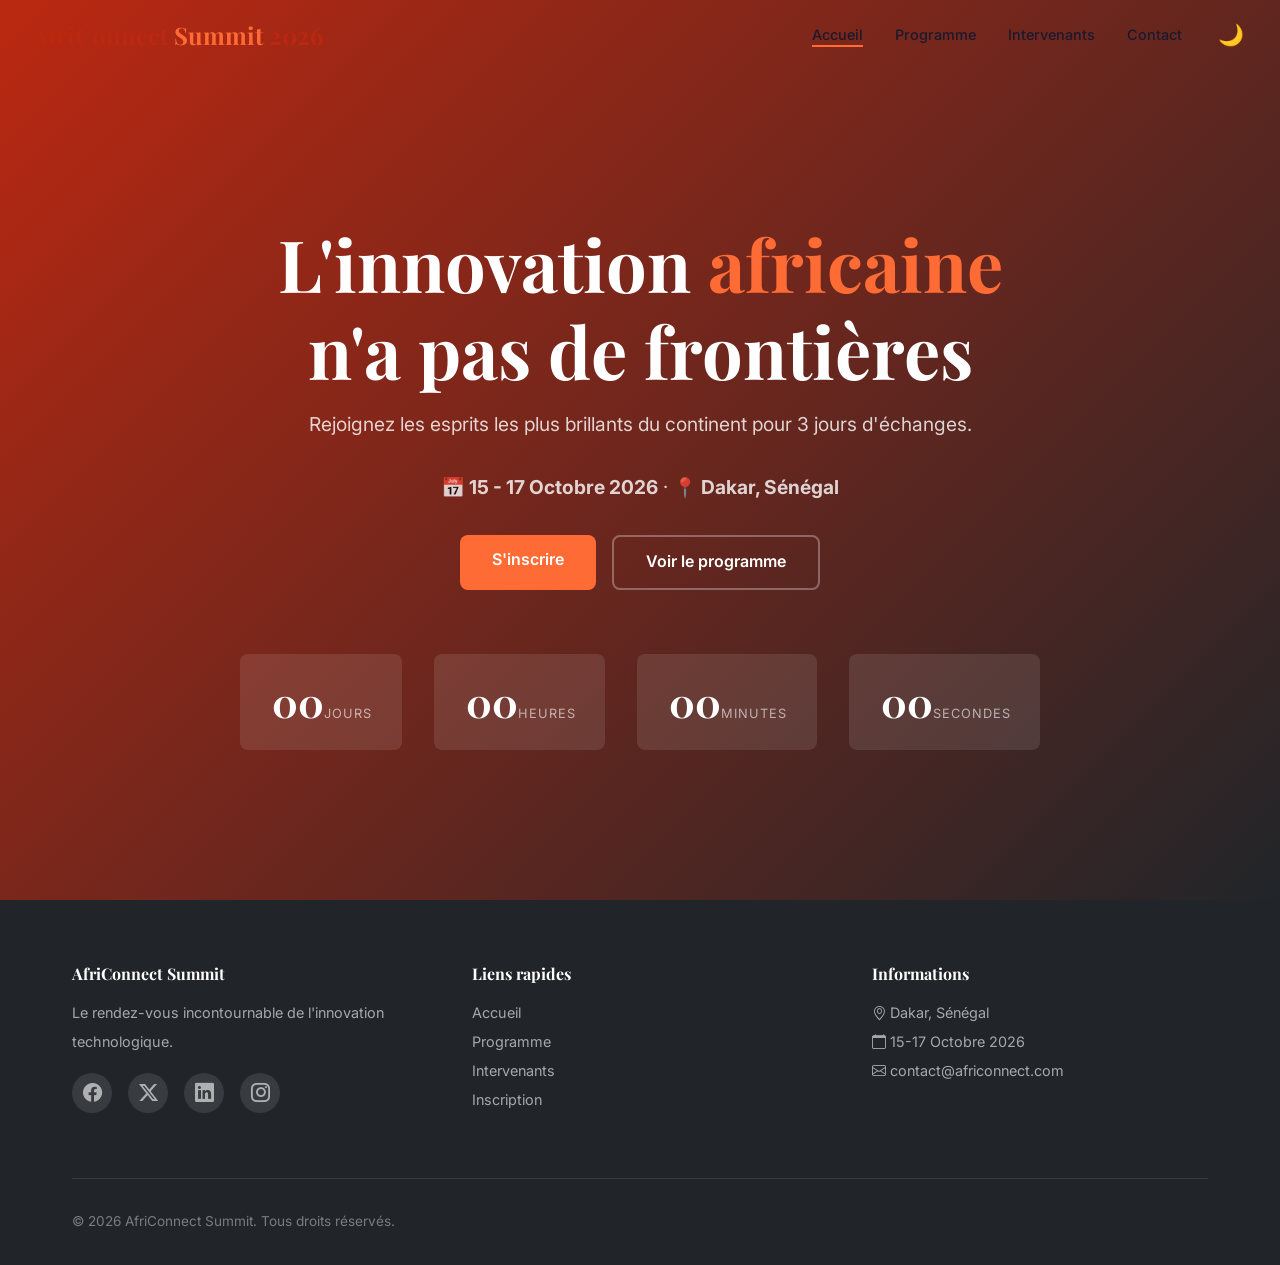
<file: index.html>
<!DOCTYPE html>
<html lang="fr">
<head>
    <meta charset="UTF-8">
    <meta name="viewport" content="width=device-width, initial-scale=1.0">
    <title>AfriConnect Summit 2026 - Accueil</title>
    <link rel="preconnect" href="https://fonts.googleapis.com">
    <link rel="preconnect" href="https://fonts.gstatic.com" crossorigin>
    <link href="https://fonts.googleapis.com/css2?family=Playfair+Display:ital,wght@0,400;0,700;0,900;1,700&family=Inter:wght@300;400;500;600;700&display=swap" rel="stylesheet">
    <link rel="stylesheet" href="https://cdn.jsdelivr.net/npm/bootstrap-icons@1.11.3/font/bootstrap-icons.min.css">
    <link rel="stylesheet" href="css/style.css">
</head>
<body>
    <!-- NAVBAR -->
    <header>
        <nav class="navbar">
            <a href="index.html" class="navbar-brand">AfriConnect <span>Summit</span> 2026</a>
            <ul class="navbar-links">
                <li><a href="index.html" class="active">Accueil</a></li>
                <li><a href="programme.html">Programme</a></li>
                <li><a href="intervenants.html">Intervenants</a></li>
                <li><a href="contact.html">Contact</a></li>
                <li><button class="theme-toggle" id="themeToggle">🌙</button></li>
            </ul>
            <button class="hamburger" id="hamburger">
                <span></span><span></span><span></span>
            </button>
        </nav>
    </header>

    <main>
        <!-- HERO SECTION -->
        <section class="hero">
            <div class="hero-content">
                <h1>L'innovation <span>africaine</span> <br>n'a pas de frontières</h1>
                <p>Rejoignez les esprits les plus brillants du continent pour 3 jours d'échanges.</p>
                <p><strong>📅 15 - 17 Octobre 2026</strong> · <strong>📍 Dakar, Sénégal</strong></p>
                <div class="hero-buttons">
                    <a href="contact.html" class="btn btn-primary">S'inscrire</a>
                    <a href="programme.html" class="btn btn-outline">Voir le programme</a>
                </div>
                <div class="countdown" id="countdown">
                    <div class="countdown-item"><span class="number" id="days">00</span><span class="label">Jours</span></div>
                    <div class="countdown-item"><span class="number" id="hours">00</span><span class="label">Heures</span></div>
                    <div class="countdown-item"><span class="number" id="minutes">00</span><span class="label">Minutes</span></div>
                    <div class="countdown-item"><span class="number" id="seconds">00</span><span class="label">Secondes</span></div>
                </div>
            </div>
        </section>
    </main>

    <!-- FOOTER -->
    <footer>
        <div class="container">
            <div class="footer-grid">
                <div class="footer-col">
                    <h4>AfriConnect Summit</h4>
                    <p>Le rendez-vous incontournable de l'innovation technologique.</p>
                    <div class="footer-social">
                        <a href="#"><i class="bi bi-facebook"></i></a>
                        <a href="#"><i class="bi bi-twitter-x"></i></a>
                        <a href="#"><i class="bi bi-linkedin"></i></a>
                        <a href="#"><i class="bi bi-instagram"></i></a>
                    </div>
                </div>
                <div class="footer-col">
                    <h4>Liens rapides</h4>
                    <ul>
                        <li><a href="index.html">Accueil</a></li>
                        <li><a href="programme.html">Programme</a></li>
                        <li><a href="intervenants.html">Intervenants</a></li>
                        <li><a href="contact.html">Inscription</a></li>
                    </ul>
                </div>
                <div class="footer-col">
                    <h4>Informations</h4>
                    <ul>
                        <li><i class="bi bi-geo-alt"></i> Dakar, Sénégal</li>
                        <li><i class="bi bi-calendar"></i> 15-17 Octobre 2026</li>
                        <li><i class="bi bi-envelope"></i> contact@africonnect.com</li>
                    </ul>
                </div>
            </div>
            <div class="footer-bottom">
                <p>&copy; <span id="year"></span> AfriConnect Summit. Tous droits réservés.</p>
            </div>
        </div>
    </footer>

    <button class="back-to-top" id="backToTop"><i class="bi bi-chevron-up"></i></button>
    <script src="js/main.js"></script>
</body>
</html>
</file>
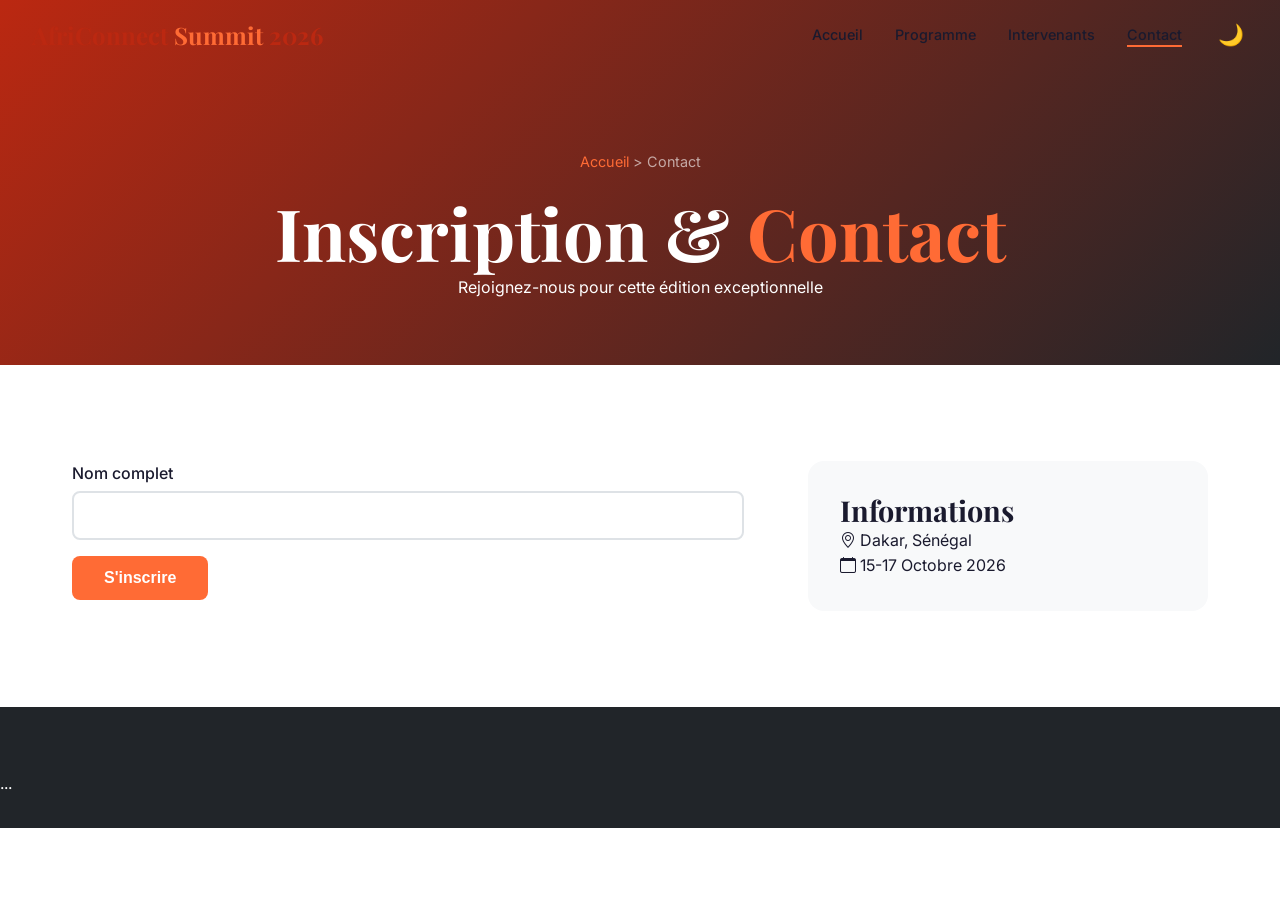
<file: contact.html>
<!DOCTYPE html>
<html lang="fr">
<head>
    <meta charset="UTF-8">
    <meta name="viewport" content="width=device-width, initial-scale=1.0">
    <title>AfriConnect Summit 2026 - Contact</title>
    <link rel="preconnect" href="https://fonts.googleapis.com">
    <link rel="preconnect" href="https://fonts.gstatic.com" crossorigin>
    <link href="https://fonts.googleapis.com/css2?family=Playfair+Display:ital,wght@0,400;0,700;0,900;1,700&family=Inter:wght@300;400;500;600;700&display=swap" rel="stylesheet">
    <link rel="stylesheet" href="https://cdn.jsdelivr.net/npm/bootstrap-icons@1.11.3/font/bootstrap-icons.min.css">
    <link rel="stylesheet" href="css/style.css">
</head>
<body>
    <!-- NAVBAR -->
    <header>
        <nav class="navbar">
            <a href="index.html" class="navbar-brand">AfriConnect <span>Summit</span> 2026</a>
            <ul class="navbar-links">
                <li><a href="index.html">Accueil</a></li>
                <li><a href="programme.html">Programme</a></li>
                <li><a href="intervenants.html">Intervenants</a></li>
                <li><a href="contact.html" class="active">Contact</a></li>
                <li><button class="theme-toggle" id="themeToggle">🌙</button></li>
            </ul>
            <button class="hamburger" id="hamburger">
                <span></span><span></span><span></span>
            </button>
        </nav>
    </header>

    <main>
        <section class="page-hero">
            <div class="container">
                <p class="breadcrumb"><a href="index.html">Accueil</a> &gt; Contact</p>
                <h1>Inscription & <span>Contact</span></h1>
                <p>Rejoignez-nous pour cette édition exceptionnelle</p>
            </div>
        </section>

        <section>
            <div class="container">
                <div class="contact-grid">
                    <div class="contact-form">
                        <form id="contactForm">
                            <div class="form-group">
                                <label for="name">Nom complet</label>
                                <input type="text" id="name" required>
                                <span class="error-message">Veuillez entrer votre nom</span>
                            </div>
                            <!-- Ajouter les autres champs -->
                            <button type="submit" class="btn btn-primary">S'inscrire</button>
                        </form>
                        <div class="success-message" id="successMessage">✅ Inscription réussie !</div>
                    </div>
                    <div class="contact-info">
                        <h3>Informations</h3>
                        <p><i class="bi bi-geo-alt"></i> Dakar, Sénégal</p>
                        <p><i class="bi bi-calendar"></i> 15-17 Octobre 2026</p>
                    </div>
                </div>
            </div>
        </section>
    </main>

    <!-- FOOTER -->
    <footer>...</footer>
    <button class="back-to-top" id="backToTop"><i class="bi bi-chevron-up"></i></button>
    <script src="js/main.js"></script>
</body>
</html>
</file>
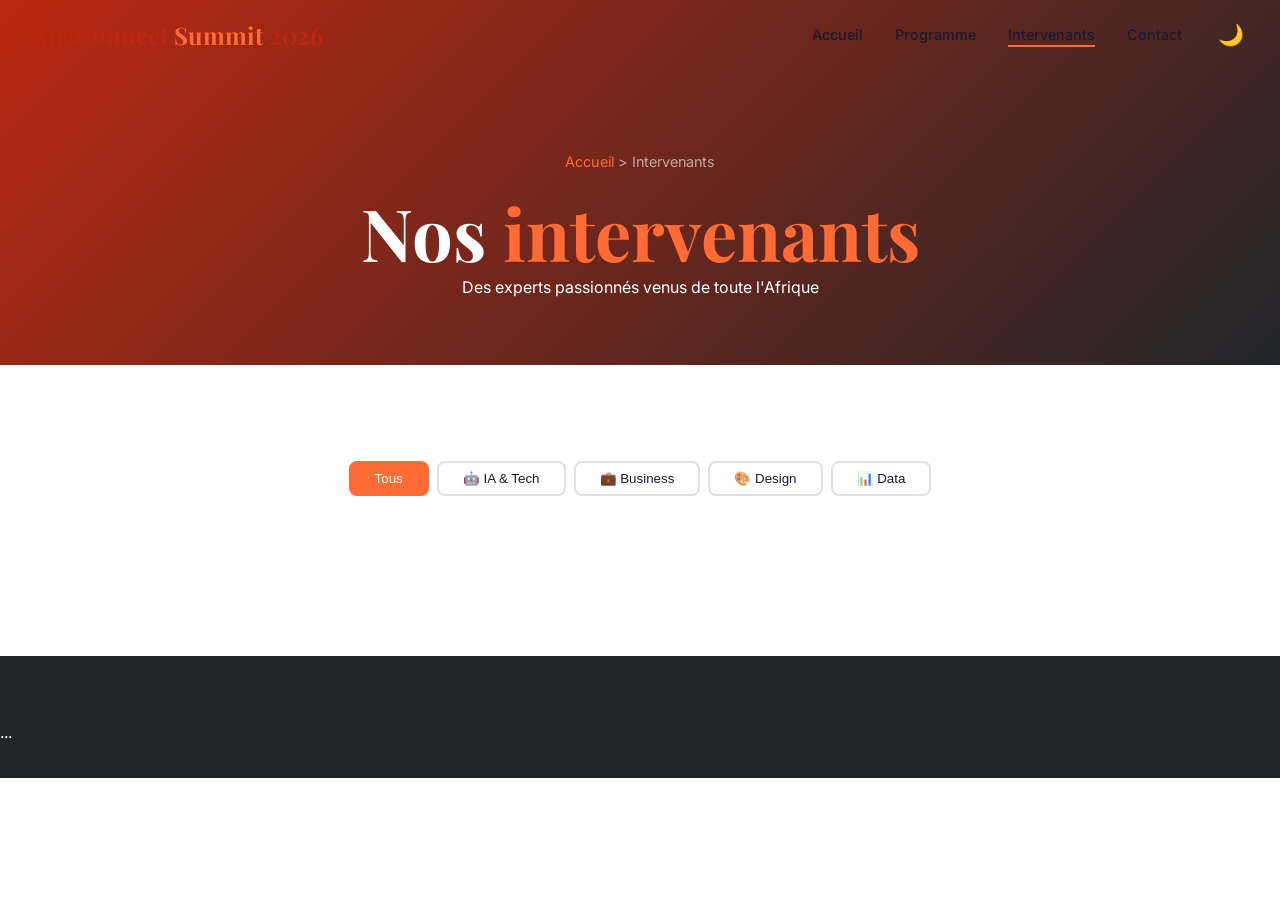
<file: intervenants.html>
<!DOCTYPE html>
<html lang="fr">
<head>
    <meta charset="UTF-8">
    <meta name="viewport" content="width=device-width, initial-scale=1.0">
    <title>AfriConnect Summit 2026 - Intervenants</title>
    <link rel="preconnect" href="https://fonts.googleapis.com">
    <link rel="preconnect" href="https://fonts.gstatic.com" crossorigin>
    <link href="https://fonts.googleapis.com/css2?family=Playfair+Display:ital,wght@0,400;0,700;0,900;1,700&family=Inter:wght@300;400;500;600;700&display=swap" rel="stylesheet">
    <link rel="stylesheet" href="https://cdn.jsdelivr.net/npm/bootstrap-icons@1.11.3/font/bootstrap-icons.min.css">
    <link rel="stylesheet" href="css/style.css">
</head>
<body>
    <!-- NAVBAR -->
    <header>
        <nav class="navbar">
            <a href="index.html" class="navbar-brand">AfriConnect <span>Summit</span> 2026</a>
            <ul class="navbar-links">
                <li><a href="index.html">Accueil</a></li>
                <li><a href="programme.html">Programme</a></li>
                <li><a href="intervenants.html" class="active">Intervenants</a></li>
                <li><a href="contact.html">Contact</a></li>
                <li><button class="theme-toggle" id="themeToggle">🌙</button></li>
            </ul>
            <button class="hamburger" id="hamburger">
                <span></span><span></span><span></span>
            </button>
        </nav>
    </header>

    <main>
        <section class="page-hero">
            <div class="container">
                <p class="breadcrumb"><a href="index.html">Accueil</a> &gt; Intervenants</p>
                <h1>Nos <span>intervenants</span></h1>
                <p>Des experts passionnés venus de toute l'Afrique</p>
            </div>
        </section>

        <section>
            <div class="container">
                <div class="filters">
                    <button class="filter-btn active" data-filter="all">Tous</button>
                    <button class="filter-btn" data-filter="ia">🤖 IA & Tech</button>
                    <button class="filter-btn" data-filter="business">💼 Business</button>
                    <button class="filter-btn" data-filter="design">🎨 Design</button>
                    <button class="filter-btn" data-filter="data">📊 Data</button>
                </div>
                <div class="speakers-grid-large" id="speakersGrid">
                    <!-- Cartes intervenants à ajouter -->
                </div>
            </div>
        </section>
    </main>

    <!-- FOOTER -->
    <footer>...</footer>
    <button class="back-to-top" id="backToTop"><i class="bi bi-chevron-up"></i></button>
    <script src="js/main.js"></script>
</body>
</html>
</file>
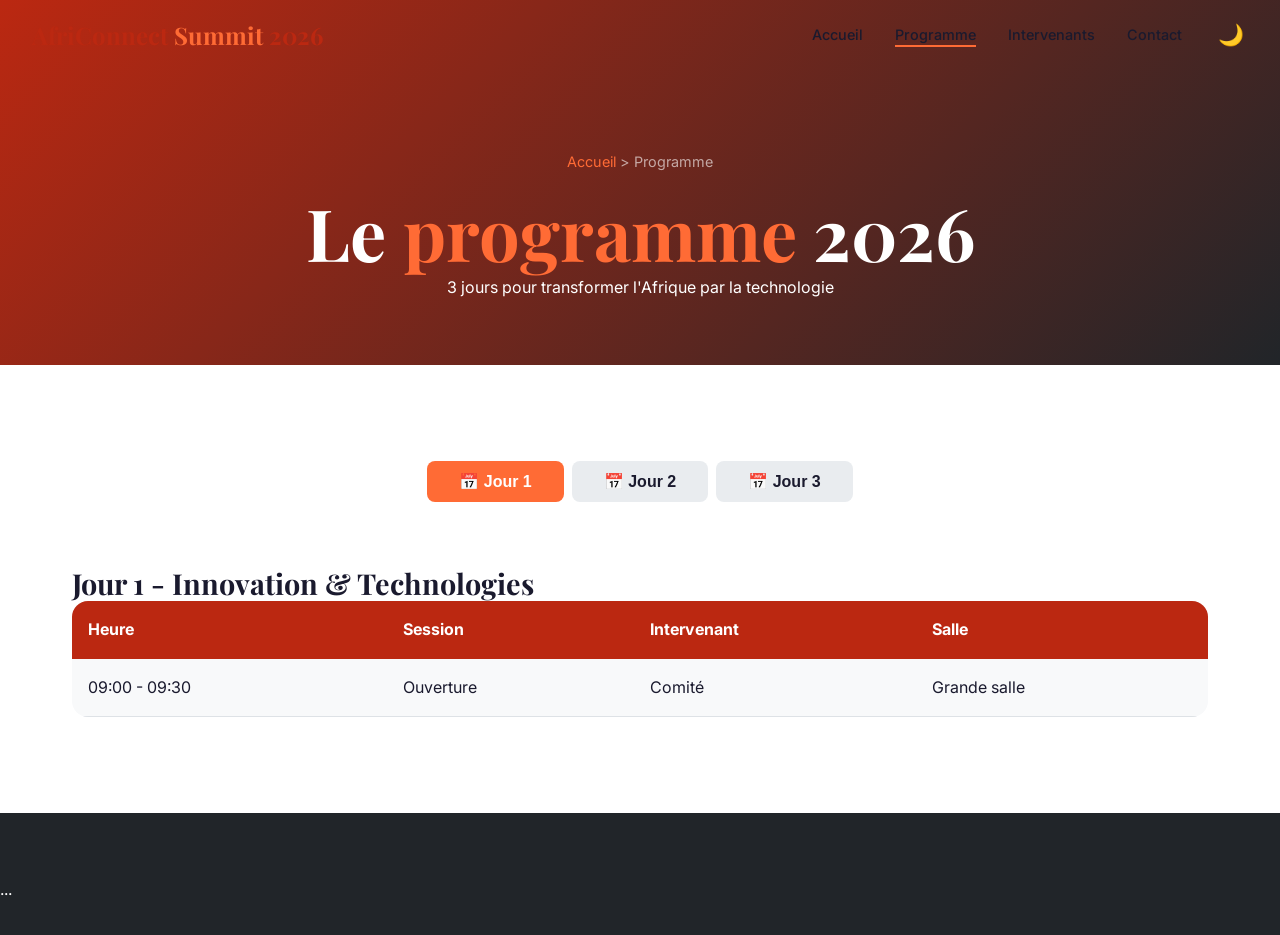
<file: programme.html>
<!DOCTYPE html>
<html lang="fr">
<head>
    <meta charset="UTF-8">
    <meta name="viewport" content="width=device-width, initial-scale=1.0">
    <title>AfriConnect Summit 2026 - Programme</title>
    <link rel="preconnect" href="https://fonts.googleapis.com">
    <link rel="preconnect" href="https://fonts.gstatic.com" crossorigin>
    <link href="https://fonts.googleapis.com/css2?family=Playfair+Display:ital,wght@0,400;0,700;0,900;1,700&family=Inter:wght@300;400;500;600;700&display=swap" rel="stylesheet">
    <link rel="stylesheet" href="https://cdn.jsdelivr.net/npm/bootstrap-icons@1.11.3/font/bootstrap-icons.min.css">
    <link rel="stylesheet" href="css/style.css">
</head>
<body>
    <!-- NAVBAR (copier la même que index.html mais sans active sur Accueil) -->
    <header>
        <nav class="navbar">
            <a href="index.html" class="navbar-brand">AfriConnect <span>Summit</span> 2026</a>
            <ul class="navbar-links">
                <li><a href="index.html">Accueil</a></li>
                <li><a href="programme.html" class="active">Programme</a></li>
                <li><a href="intervenants.html">Intervenants</a></li>
                <li><a href="contact.html">Contact</a></li>
                <li><button class="theme-toggle" id="themeToggle">🌙</button></li>
            </ul>
            <button class="hamburger" id="hamburger">
                <span></span><span></span><span></span>
            </button>
        </nav>
    </header>

    <main>
        <section class="page-hero">
            <div class="container">
                <p class="breadcrumb"><a href="index.html">Accueil</a> &gt; Programme</p>
                <h1>Le <span>programme</span> 2026</h1>
                <p>3 jours pour transformer l'Afrique par la technologie</p>
            </div>
        </section>

        <section>
            <div class="container">
                <div class="tabs">
                    <button class="tab-btn active" data-day="day1">📅 Jour 1</button>
                    <button class="tab-btn" data-day="day2">📅 Jour 2</button>
                    <button class="tab-btn" data-day="day3">📅 Jour 3</button>
                </div>
                <div class="tab-content active" id="day1">
                    <h3>Jour 1 - Innovation & Technologies</h3>
                    <table class="schedule-table">
                        <thead><tr><th>Heure</th><th>Session</th><th>Intervenant</th><th>Salle</th></tr></thead>
                        <tbody>
                            <tr><td>09:00 - 09:30</td><td>Ouverture</td><td>Comité</td><td>Grande salle</td></tr>
                            <!-- Ajouter 4 autres sessions -->
                        </tbody>
                    </table>
                </div>
                <!-- Ajouter day2 et day3 -->
            </div>
        </section>
    </main>

    <!-- FOOTER (identique à index.html) -->
    <footer>...</footer>
    <button class="back-to-top" id="backToTop"><i class="bi bi-chevron-up"></i></button>
    <script src="js/main.js"></script>
</body>
</html>
</file>
<file: css/style.css>
/* ========================================
   VARIABLES CSS - Thème Light
   ======================================== */
:root {
    --color-primary: #bb2811;
    --color-secondary: #FF6B35;
    --color-accent: #00B4D8;
    --color-background: #FFFFFF;
    --color-text: #1A1A2E;
    --color-gray-100: #F8F9FA;
    --color-gray-200: #E9ECEF;
    --color-gray-300: #DEE2E6;
    --color-gray-400: #CED4DA;
    --color-gray-500: #ADB5BD;
    --color-gray-600: #6C757D;
    --color-gray-700: #495057;
    --color-gray-800: #343A40;
    --color-gray-900: #212529;
    
    --font-heading: 'Playfair Display', serif;
    --font-body: 'Inter', sans-serif;
    
    --spacing-xs: 0.25rem;
    --spacing-sm: 0.5rem;
    --spacing-md: 1rem;
    --spacing-lg: 2rem;
    --spacing-xl: 4rem;
    --spacing-xxl: 6rem;
    
    --radius-sm: 4px;
    --radius-md: 8px;
    --radius-lg: 16px;
    --radius-xl: 24px;
    
    --shadow-sm: 0 2px 4px rgba(0,0,0,0.05);
    --shadow-md: 0 4px 6px rgba(0,0,0,0.07);
    --shadow-lg: 0 10px 30px rgba(0,0,0,0.1);
    --shadow-xl: 0 20px 60px rgba(0,0,0,0.15);
    
    --transition-fast: 0.2s ease;
    --transition-medium: 0.4s ease;
    --transition-slow: 0.6s ease;
    
    --navbar-height: 70px;
    --max-width: 1200px;
}

/* ========================================
   VARIABLES CSS - Thème Dark
   ======================================== */
[data-theme="dark"] {
    --color-primary: #6C4FC7;
    --color-secondary: #FF8C5A;
    --color-background: #0D0D1A;
    --color-text: #E8E8F0;
    --color-gray-100: #1A1A2E;
    --color-gray-200: #2D2D44;
    --color-gray-300: #404060;
    --color-gray-400: #5A5A7A;
    --color-gray-500: #7A7A9A;
    --color-gray-600: #9A9ABA;
    --color-gray-700: #BABADA;
    --color-gray-800: #DADAEA;
    --color-gray-900: #F0F0F8;
    --shadow-sm: 0 2px 4px rgba(0,0,0,0.3);
    --shadow-md: 0 4px 6px rgba(0,0,0,0.4);
    --shadow-lg: 0 10px 30px rgba(0,0,0,0.5);
    --shadow-xl: 0 20px 60px rgba(0,0,0,0.6);
}

/* ========================================
   RESET & BASE
   ======================================== */
* {
    margin: 0;
    padding: 0;
    box-sizing: border-box;
}

html {
    scroll-behavior: smooth;
}

body {
    font-family: var(--font-body);
    background-color: var(--color-background);
    color: var(--color-text);
    line-height: 1.6;
    transition: background-color var(--transition-medium), color var(--transition-medium);
}

a {
    text-decoration: none;
    color: inherit;
}

img {
    max-width: 100%;
    height: auto;
    display: block;
}

ul {
    list-style: none;
}

.container {
    max-width: var(--max-width);
    margin: 0 auto;
    padding: 0 var(--spacing-lg);
}

/* ========================================
   TYPOGRAPHIE
   ======================================== */
h1, h2, h3, h4, h5, h6 {
    font-family: var(--font-heading);
    line-height: 1.2;
}

h1 { font-size: clamp(2.5rem, 8vw, 4.5rem); }
h2 { font-size: clamp(2rem, 5vw, 3rem); }
h3 { font-size: clamp(1.3rem, 3vw, 1.8rem); }

/* ========================================
   NAVBAR
   ======================================== */
.navbar {
    position: fixed;
    top: 0;
    left: 0;
    right: 0;
    z-index: 1000;
    height: var(--navbar-height);
    padding: 0 var(--spacing-lg);
    background: transparent;
    transition: background var(--transition-medium), box-shadow var(--transition-medium);
    display: flex;
    align-items: center;
    justify-content: space-between;
}

.navbar.scrolled {
    background: var(--color-background);
    box-shadow: var(--shadow-md);
}

[data-theme="dark"] .navbar.scrolled {
    background: rgba(13, 13, 26, 0.95);
    backdrop-filter: blur(10px);
}

.navbar-brand {
    font-family: var(--font-heading);
    font-size: 1.5rem;
    font-weight: 700;
    color: var(--color-primary);
}

.navbar-brand span {
    color: var(--color-secondary);
}

.navbar-links {
    display: flex;
    align-items: center;
    gap: var(--spacing-lg);
}

.navbar-links a {
    font-size: 0.9rem;
    font-weight: 500;
    transition: color var(--transition-fast);
    position: relative;
}

.navbar-links a::after {
    content: '';
    position: absolute;
    bottom: -4px;
    left: 0;
    width: 0;
    height: 2px;
    background: var(--color-secondary);
    transition: width var(--transition-fast);
}

.navbar-links a:hover::after,
.navbar-links a.active::after {
    width: 100%;
}

.navbar-links a:hover {
    color: var(--color-secondary);
}

.theme-toggle {
    background: none;
    border: none;
    cursor: pointer;
    font-size: 1.3rem;
    color: var(--color-text);
    transition: transform var(--transition-fast);
    padding: var(--spacing-xs);
}

.theme-toggle:hover {
    transform: rotate(30deg);
}

.hamburger {
    display: none;
    flex-direction: column;
    gap: 5px;
    cursor: pointer;
    background: none;
    border: none;
    padding: var(--spacing-xs);
}

.hamburger span {
    display: block;
    width: 25px;
    height: 3px;
    background: var(--color-text);
    border-radius: 2px;
    transition: all var(--transition-fast);
}

.hamburger.active span:nth-child(1) {
    transform: rotate(45deg) translate(5px, 6px);
}

.hamburger.active span:nth-child(2) {
    opacity: 0;
}

.hamburger.active span:nth-child(3) {
    transform: rotate(-45deg) translate(5px, -6px);
}

/* ========================================
   HERO
   ======================================== */
.hero {
    min-height: 100vh;
    display: flex;
    align-items: center;
    justify-content: center;
    text-align: center;
    padding: calc(var(--navbar-height) + var(--spacing-xl)) var(--spacing-lg) var(--spacing-xl);
    background: linear-gradient(135deg, var(--color-primary), var(--color-gray-900));
    position: relative;
    overflow: hidden;
}

[data-theme="dark"] .hero {
    background: linear-gradient(135deg, #1A1A2E, #0D0D1A);
}

.hero-content {
    position: relative;
    z-index: 1;
    max-width: 800px;
}

.hero h1 {
    color: #FFFFFF;
    margin-bottom: var(--spacing-md);
    animation: fadeInUp 1s ease;
}

.hero h1 span {
    color: var(--color-secondary);
}

.hero p {
    color: rgba(255,255,255,0.8);
    font-size: 1.2rem;
    margin-bottom: var(--spacing-lg);
    animation: fadeInUp 1s ease 0.2s both;
}

.hero-buttons {
    display: flex;
    gap: var(--spacing-md);
    justify-content: center;
    flex-wrap: wrap;
    animation: fadeInUp 1s ease 0.4s both;
}

.btn {
    display: inline-block;
    padding: 0.8rem 2rem;
    border-radius: var(--radius-md);
    font-weight: 600;
    transition: all var(--transition-fast);
    border: none;
    cursor: pointer;
    font-size: 1rem;
}

.btn-primary {
    background: var(--color-secondary);
    color: #FFFFFF;
}

.btn-primary:hover {
    transform: translateY(-2px);
    box-shadow: var(--shadow-lg);
}

.btn-outline {
    background: transparent;
    color: #FFFFFF;
    border: 2px solid rgba(255,255,255,0.3);
}

.btn-outline:hover {
    background: rgba(255,255,255,0.1);
    border-color: #FFFFFF;
}

.countdown {
    display: flex;
    gap: var(--spacing-lg);
    justify-content: center;
    margin-top: var(--spacing-xl);
    animation: fadeInUp 1s ease 0.6s both;
}

.countdown-item {
    text-align: center;
    background: rgba(255,255,255,0.1);
    backdrop-filter: blur(10px);
    padding: var(--spacing-md) var(--spacing-lg);
    border-radius: var(--radius-md);
    min-width: 80px;
}

.countdown-item .number {
    font-size: 2.5rem;
    font-weight: 700;
    color: #FFFFFF;
    font-family: var(--font-heading);
}

.countdown-item .label {
    font-size: 0.8rem;
    color: rgba(255,255,255,0.6);
    text-transform: uppercase;
    letter-spacing: 1px;
}

/* ========================================
   FOOTER
   ======================================== */
footer {
    background: var(--color-gray-900);
    color: #FFFFFF;
    padding: var(--spacing-xl) 0 var(--spacing-lg);
}

footer a {
    color: rgba(255,255,255,0.6);
    transition: color var(--transition-fast);
}

footer a:hover {
    color: var(--color-secondary);
}

.footer-grid {
    display: flex;
    flex-wrap: wrap;
    gap: var(--spacing-xl);
    justify-content: space-between;
}

.footer-col {
    flex: 1 1 200px;
}

.footer-col h4 {
    font-family: var(--font-heading);
    margin-bottom: var(--spacing-md);
    color: #FFFFFF;
}

.footer-col p,
.footer-col li {
    color: rgba(255,255,255,0.6);
    font-size: 0.9rem;
    line-height: 2;
}

.footer-social {
    display: flex;
    gap: var(--spacing-md);
    margin-top: var(--spacing-md);
}

.footer-social a {
    display: inline-flex;
    align-items: center;
    justify-content: center;
    width: 40px;
    height: 40px;
    border-radius: 50%;
    background: rgba(255,255,255,0.1);
    transition: all var(--transition-fast);
    font-size: 1.2rem;
}

.footer-social a:hover {
    background: var(--color-secondary);
    transform: translateY(-3px);
}

.footer-bottom {
    border-top: 1px solid rgba(255,255,255,0.1);
    padding-top: var(--spacing-lg);
    margin-top: var(--spacing-xl);
    display: flex;
    justify-content: space-between;
    align-items: center;
    flex-wrap: wrap;
    gap: var(--spacing-md);
}

.footer-bottom p {
    color: rgba(255,255,255,0.4);
    font-size: 0.85rem;
}

.back-to-top {
    position: fixed;
    bottom: 30px;
    right: 30px;
    background: var(--color-secondary);
    color: #FFFFFF;
    border: none;
    border-radius: 50%;
    width: 50px;
    height: 50px;
    font-size: 1.5rem;
    cursor: pointer;
    opacity: 0;
    visibility: hidden;
    transition: all var(--transition-medium);
    box-shadow: var(--shadow-lg);
    z-index: 999;
}

.back-to-top.visible {
    opacity: 1;
    visibility: visible;
}

.back-to-top:hover {
    transform: translateY(-3px);
    box-shadow: var(--shadow-xl);
}

/* ========================================
   ANIMATIONS KEYFRAMES
   ======================================== */
@keyframes fadeInUp {
    from {
        opacity: 0;
        transform: translateY(30px);
    }
    to {
        opacity: 1;
        transform: translateY(0);
    }
}

/* ========================================
   SECTIONS GÉNÉRIQUES
   ======================================== */
section {
    padding: var(--spacing-xxl) 0;
}

.section-title {
    text-align: center;
    margin-bottom: var(--spacing-xl);
}

.section-title h2 {
    color: var(--color-text);
}

.section-title h2 span {
    color: var(--color-secondary);
}

.section-title p {
    color: var(--color-gray-600);
    max-width: 600px;
    margin: var(--spacing-sm) auto 0;
}

/* ========================================
   ANIMATIONS - Intersection Observer
   ======================================== */
.fade-in {
    opacity: 0;
    transform: translateY(30px);
    transition: opacity 0.6s ease, transform 0.6s ease;
}

.fade-in.visible {
    opacity: 1;
    transform: translateY(0);
}

.fade-in-left {
    opacity: 0;
    transform: translateX(-50px);
    transition: opacity 0.6s ease, transform 0.6s ease;
}

.fade-in-left.visible {
    opacity: 1;
    transform: translateX(0);
}

.fade-in-right {
    opacity: 0;
    transform: translateX(50px);
    transition: opacity 0.6s ease, transform 0.6s ease;
}

.fade-in-right.visible {
    opacity: 1;
    transform: translateX(0);
}

.zoom-in {
    opacity: 0;
    transform: scale(0.8);
    transition: opacity 0.6s ease, transform 0.6s ease;
}

.zoom-in.visible {
    opacity: 1;
    transform: scale(1);
}

/* ========================================
   STATS
   ======================================== */
.stats-grid {
    display: grid;
    grid-template-columns: repeat(4, 1fr);
    gap: var(--spacing-lg);
}

.stat-item {
    text-align: center;
    padding: var(--spacing-lg);
    background: var(--color-gray-100);
    border-radius: var(--radius-lg);
    transition: all var(--transition-fast);
}

.stat-item:hover {
    transform: translateY(-5px);
    box-shadow: var(--shadow-lg);
}

.stat-item .number {
    font-size: 3rem;
    font-weight: 700;
    color: var(--color-secondary);
    font-family: var(--font-heading);
}

.stat-item .label {
    color: var(--color-gray-600);
    margin-top: var(--spacing-xs);
}

/* ========================================
   RAISONS
   ======================================== */
.reasons-grid {
    display: flex;
    gap: var(--spacing-lg);
    flex-wrap: wrap;
    justify-content: center;
}

.reason-item {
    flex: 1 1 250px;
    max-width: 350px;
    text-align: center;
    padding: var(--spacing-lg);
    border-radius: var(--radius-lg);
    transition: all var(--transition-fast);
    background: var(--color-gray-100);
}

.reason-item:hover {
    transform: translateY(-5px);
    box-shadow: var(--shadow-lg);
}

.reason-item .icon {
    font-size: 3rem;
    color: var(--color-secondary);
    margin-bottom: var(--spacing-md);
}

.reason-item h3 {
    color: var(--color-text);
    margin-bottom: var(--spacing-sm);
}

.reason-item p {
    color: var(--color-gray-600);
}

/* ========================================
   INTERVENANTS
   ======================================== */
.speakers-grid {
    display: grid;
    grid-template-columns: repeat(4, 1fr);
    gap: var(--spacing-lg);
}

.speaker-card {
    background: var(--color-gray-100);
    border-radius: var(--radius-lg);
    overflow: hidden;
    transition: all var(--transition-fast);
    text-align: center;
}

.speaker-card:hover {
    transform: translateY(-8px) scale(1.02);
    box-shadow: var(--shadow-xl);
}

.speaker-card img {
    width: 100%;
    height: 250px;
    object-fit: cover;
}

.speaker-card .info {
    padding: var(--spacing-md);
}

.speaker-card .info h3 {
    font-size: 1.1rem;
    margin-bottom: var(--spacing-xs);
}

.speaker-card .info p {
    color: var(--color-gray-600);
    font-size: 0.9rem;
}

.speaker-card .info .country {
    color: var(--color-secondary);
    font-weight: 500;
}

.view-all {
    text-align: center;
    margin-top: var(--spacing-lg);
}

/* ========================================
   SPONSORS
   ======================================== */
.sponsors {
    display: flex;
    flex-wrap: wrap;
    gap: var(--spacing-lg);
    justify-content: center;
    align-items: center;
}

.sponsor {
    padding: var(--spacing-lg);
    background: var(--color-gray-100);
    border-radius: var(--radius-md);
    transition: all var(--transition-fast);
    text-align: center;
}

.sponsor:hover {
    transform: translateY(-3px);
    box-shadow: var(--shadow-md);
}

.sponsor.gold {
    font-size: 1.8rem;
    padding: var(--spacing-xl);
    flex: 0 0 280px;
    border: 2px solid #FFD700;
}

.sponsor.silver {
    font-size: 1.4rem;
    padding: var(--spacing-lg);
    flex: 0 0 220px;
    border: 2px solid #C0C0C0;
}

.sponsor.bronze {
    font-size: 1rem;
    padding: var(--spacing-md);
    flex: 0 0 180px;
    border: 2px solid #CD7F32;
}

.sponsor .level {
    display: block;
    font-size: 0.8rem;
    text-transform: uppercase;
    letter-spacing: 2px;
    color: var(--color-gray-600);
    margin-top: var(--spacing-xs);
}

/* ========================================
   PAGE HERO INTERNE
   ======================================== */
.page-hero {
    padding: calc(var(--navbar-height) + var(--spacing-xl)) 0 var(--spacing-xl);
    background: linear-gradient(135deg, var(--color-primary), var(--color-gray-900));
    color: #FFFFFF;
    text-align: center;
}

[data-theme="dark"] .page-hero {
    background: linear-gradient(135deg, #1A1A2E, #0D0D1A);
}

.page-hero h1 {
    color: #FFFFFF;
}

.page-hero h1 span {
    color: var(--color-secondary);
}

.breadcrumb {
    padding: var(--spacing-md) 0;
    color: rgba(255,255,255,0.6);
    font-size: 0.9rem;
}

.breadcrumb a {
    color: var(--color-secondary);
    transition: color var(--transition-fast);
}

.breadcrumb a:hover {
    text-decoration: underline;
}

/* ========================================
   PROGRAMME - ONGLETS
   ======================================== */
.tabs {
    display: flex;
    gap: var(--spacing-sm);
    justify-content: center;
    margin-bottom: var(--spacing-xl);
    flex-wrap: wrap;
}

.tab-btn {
    padding: 0.7rem 2rem;
    border: none;
    border-radius: var(--radius-md);
    background: var(--color-gray-200);
    color: var(--color-text);
    cursor: pointer;
    font-weight: 600;
    transition: all var(--transition-fast);
    font-size: 1rem;
}

.tab-btn:hover {
    background: var(--color-gray-300);
}

.tab-btn.active {
    background: var(--color-secondary);
    color: #FFFFFF;
}

.tab-content {
    display: none;
    animation: fadeInUp 0.4s ease;
}

.tab-content.active {
    display: block;
}

.schedule-table {
    width: 100%;
    border-collapse: collapse;
    background: var(--color-gray-100);
    border-radius: var(--radius-lg);
    overflow: hidden;
}

.schedule-table th {
    background: var(--color-primary);
    color: #FFFFFF;
    padding: var(--spacing-md);
    text-align: left;
}

.schedule-table td {
    padding: var(--spacing-md);
    border-bottom: 1px solid var(--color-gray-300);
}

.schedule-table tr:nth-child(even) {
    background: var(--color-gray-200);
}

.schedule-table tr:hover {
    background: var(--color-gray-300);
}

.themes-grid {
    display: grid;
    grid-template-columns: repeat(2, 1fr);
    gap: var(--spacing-lg);
    margin-top: var(--spacing-xl);
}

.theme-card {
    padding: var(--spacing-lg);
    background: var(--color-gray-100);
    border-radius: var(--radius-lg);
    text-align: center;
    transition: all var(--transition-fast);
    border-left: 4px solid var(--color-secondary);
}

.theme-card:hover {
    transform: translateY(-3px);
    box-shadow: var(--shadow-md);
}

.theme-card .icon {
    font-size: 2.5rem;
    color: var(--color-secondary);
    margin-bottom: var(--spacing-sm);
}

/* ========================================
   INTERVENANTS - FILTRES
   ======================================== */
.filters {
    display: flex;
    gap: var(--spacing-sm);
    justify-content: center;
    flex-wrap: wrap;
    margin-bottom: var(--spacing-xl);
}

.filter-btn {
    padding: 0.5rem 1.5rem;
    border: 2px solid var(--color-gray-300);
    border-radius: var(--radius-md);
    background: transparent;
    color: var(--color-text);
    cursor: pointer;
    font-weight: 500;
    transition: all var(--transition-fast);
}

.filter-btn:hover {
    border-color: var(--color-secondary);
    color: var(--color-secondary);
}

.filter-btn.active {
    background: var(--color-secondary);
    color: #FFFFFF;
    border-color: var(--color-secondary);
}

.speakers-grid-large {
    display: grid;
    grid-template-columns: repeat(3, 1fr);
    gap: var(--spacing-lg);
}

/* ========================================
   CONTACT - FORMULAIRE
   ======================================== */
.contact-grid {
    display: flex;
    gap: var(--spacing-xl);
    flex-wrap: wrap;
}

.contact-form {
    flex: 2;
    min-width: 300px;
}

.contact-info {
    flex: 1;
    min-width: 250px;
    padding: var(--spacing-lg);
    background: var(--color-gray-100);
    border-radius: var(--radius-lg);
}

.form-group {
    margin-bottom: var(--spacing-md);
}

.form-group label {
    display: block;
    font-weight: 500;
    margin-bottom: var(--spacing-xs);
    color: var(--color-text);
}

.form-group input,
.form-group select,
.form-group textarea {
    width: 100%;
    padding: 0.8rem 1rem;
    border: 2px solid var(--color-gray-300);
    border-radius: var(--radius-md);
    background: var(--color-background);
    color: var(--color-text);
    font-family: var(--font-body);
    transition: border-color var(--transition-fast);
    font-size: 1rem;
}

.form-group input:focus,
.form-group select:focus,
.form-group textarea:focus {
    outline: none;
    border-color: var(--color-secondary);
}

.form-group textarea {
    min-height: 120px;
    resize: vertical;
}

.form-group .error-message {
    color: #E74C3C;
    font-size: 0.85rem;
    margin-top: var(--spacing-xs);
    display: none;
}

.form-group.error input,
.form-group.error select,
.form-group.error textarea {
    border-color: #E74C3C;
}

.form-group.success input,
.form-group.success select,
.form-group.success textarea {
    border-color: #2ECC71;
}

.form-group.error .error-message {
    display: block;
}

.success-message {
    display: none;
    padding: var(--spacing-lg);
    background: #2ECC71;
    color: #FFFFFF;
    border-radius: var(--radius-lg);
    text-align: center;
    font-weight: 600;
    margin-top: var(--spacing-md);
}

.success-message.show {
    display: block;
    animation: fadeInUp 0.4s ease;
}

/* ========================================
   FAQ - ACCORDÉON CSS
   ======================================== */
.faq-container {
    max-width: 800px;
    margin: 0 auto;
}

.faq-item {
    margin-bottom: var(--spacing-sm);
    border: 1px solid var(--color-gray-300);
    border-radius: var(--radius-md);
    overflow: hidden;
}

.faq-item input[type="checkbox"] {
    display: none;
}

.faq-item label {
    display: block;
    padding: var(--spacing-md) var(--spacing-lg);
    background: var(--color-gray-100);
    cursor: pointer;
    font-weight: 600;
    transition: background var(--transition-fast);
    position: relative;
}

.faq-item label::after {
    content: '+';
    position: absolute;
    right: var(--spacing-lg);
    font-size: 1.5rem;
    transition: transform var(--transition-fast);
}

.faq-item input[type="checkbox"]:checked + label::after {
    transform: rotate(45deg);
}

.faq-item input[type="checkbox"]:checked + label {
    background: var(--color-secondary);
    color: #FFFFFF;
}

.faq-item .faq-answer {
    max-height: 0;
    overflow: hidden;
    padding: 0 var(--spacing-lg);
    background: var(--color-background);
    transition: max-height 0.4s ease, padding 0.4s ease;
}

.faq-item input[type="checkbox"]:checked ~ .faq-answer {
    max-height: 300px;
    padding: var(--spacing-md) var(--spacing-lg);
}

.map-container {
    margin-top: var(--spacing-xl);
    border-radius: var(--radius-lg);
    overflow: hidden;
    box-shadow: var(--shadow-md);
}

.map-container iframe {
    width: 100%;
    height: 400px;
    border: none;
}

/* ========================================
   MEDIA QUERIES
   ======================================== */

/* Tablette */
@media (max-width: 992px) {
    .stats-grid {
        grid-template-columns: repeat(2, 1fr);
    }
    .speakers-grid {
        grid-template-columns: repeat(2, 1fr);
    }
    .speakers-grid-large {
        grid-template-columns: repeat(2, 1fr);
    }
    .themes-grid {
        grid-template-columns: 1fr 1fr;
    }
}

/* Mobile */
@media (max-width: 768px) {
    .hamburger {
        display: flex;
    }
    
    .navbar-links {
        position: fixed;
        top: var(--navbar-height);
        left: 0;
        right: 0;
        background: var(--color-background);
        flex-direction: column;
        padding: var(--spacing-lg);
        gap: var(--spacing-md);
        transform: translateY(-120%);
        transition: transform var(--transition-medium);
        box-shadow: var(--shadow-lg);
    }
    
    [data-theme="dark"] .navbar-links {
        background: rgba(13, 13, 26, 0.98);
        backdrop-filter: blur(10px);
    }
    
    .navbar-links.open {
        transform: translateY(0);
    }
    
    .countdown {
        gap: var(--spacing-sm);
    }
    
    .countdown-item {
        padding: var(--spacing-sm);
        min-width: 60px;
    }
    
    .countdown-item .number {
        font-size: 1.8rem;
    }
    
    .stats-grid {
        grid-template-columns: 1fr 1fr;
        gap: var(--spacing-sm);
    }
    
    .speakers-grid {
        grid-template-columns: 1fr;
    }
    
    .speakers-grid-large {
        grid-template-columns: 1fr;
    }
    
    .themes-grid {
        grid-template-columns: 1fr;
    }
    
    .contact-grid {
        flex-direction: column;
    }
    
    .sponsor.gold {
        flex: 0 0 100%;
    }
    .sponsor.silver {
        flex: 0 0 100%;
    }
    .sponsor.bronze {
        flex: 0 0 100%;
    }
    
    .footer-grid {
        flex-direction: column;
        gap: var(--spacing-lg);
    }
    
    .footer-bottom {
        flex-direction: column;
        text-align: center;
    }
    
    .hero-buttons {
        flex-direction: column;
        align-items: center;
    }
    
    .hero-buttons .btn {
        width: 100%;
        max-width: 250px;
    }
    
    .schedule-table {
        font-size: 0.85rem;
    }
    
    .schedule-table th,
    .schedule-table td {
        padding: var(--spacing-sm);
    }
}

/* Très petits écrans */
@media (max-width: 480px) {
    .stats-grid {
        grid-template-columns: 1fr 1fr;
        gap: var(--spacing-sm);
    }
    .stat-item .number {
        font-size: 2rem;
    }
    .countdown-item {
        min-width: 50px;
        padding: var(--spacing-xs);
    }
    .countdown-item .number {
        font-size: 1.4rem;
    }
    .countdown-item .label {
        font-size: 0.6rem;
    }
    .container {
        padding: 0 var(--spacing-md);
    }
}
</file>
